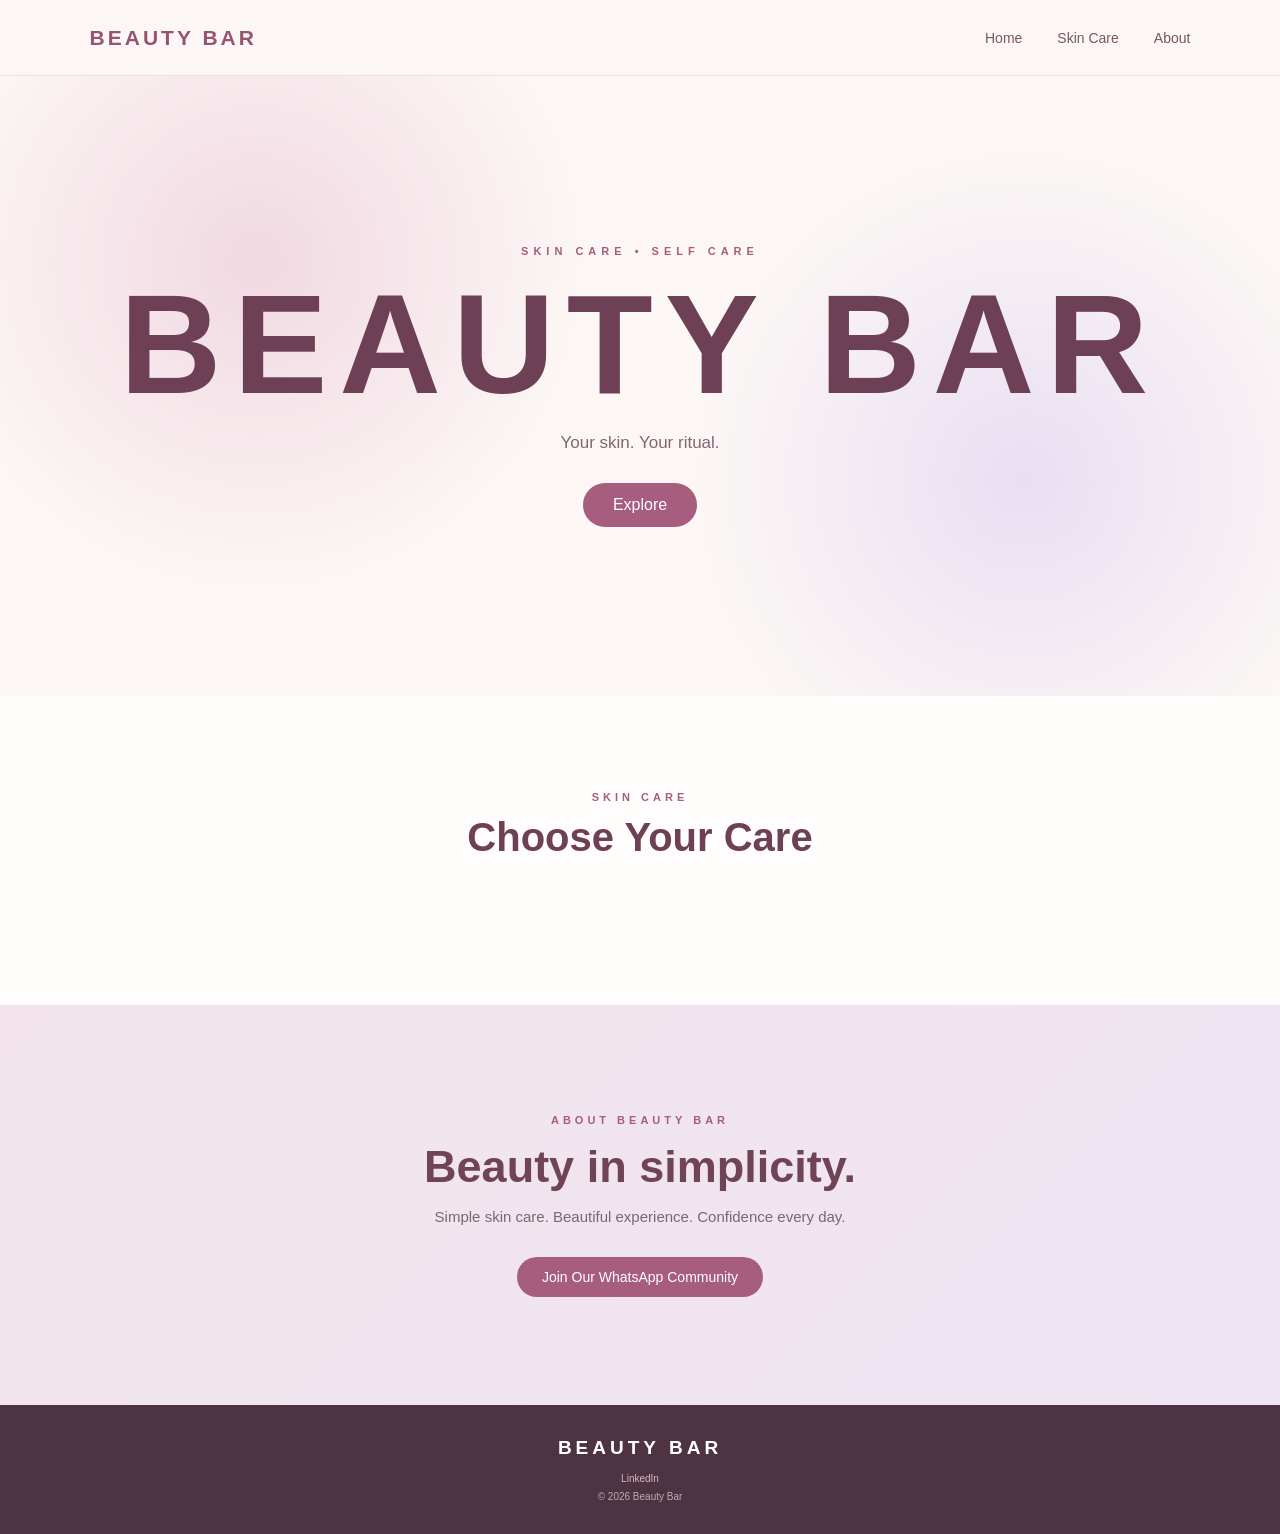
<file: frontend/index.html>
<!DOCTYPE html>
<html lang="en">

<head>

    <meta charset="UTF-8">
    <meta name="viewport" content="width=device-width, initial-scale=1.0">

    <title>Beauty Bar</title>

    <style>

        * {
            margin: 0;
            padding: 0;
            box-sizing: border-box;
        }

        html {
            scroll-behavior: smooth;
        }

        body {
            font-family: Arial, sans-serif;
            background: #fcf7f5;
            color: #5b3b4b;
        }


        /* NAVBAR */

        .navbar {
            height: 76px;
            padding: 0 7%;

            display: flex;
            align-items: center;
            justify-content: space-between;

            background: #fcf7f5;
            border-bottom: 1px solid #eadde3;

            position: sticky;
            top: 0;
            z-index: 1000;
        }

        .logo {
            font-size: 21px;
            font-weight: bold;
            letter-spacing: 3px;
            color: #965472;
        }

        .navbar nav {
            display: flex;
            gap: 35px;
        }

        .navbar nav a {
            text-decoration: none;
            color: #765867;
            font-size: 14px;
            transition: 0.3s;
        }

        .navbar nav a:hover {
            color: #b56688;
        }


        /* BRAND */

        .brand {
            min-height: 620px;

            display: flex;
            flex-direction: column;
            align-items: center;
            justify-content: center;

            text-align: center;

            padding: 60px 20px;

            background:
                radial-gradient(
                    circle at 20% 30%,
                    #f1d8e2,
                    transparent 30%
                ),

                radial-gradient(
                    circle at 80% 65%,
                    #e8dff2,
                    transparent 30%
                ),

                #fcf7f5;

            position: relative;
            overflow: hidden;
        }


        .brand p {
            color: #a65d7e;

            font-size: 11px;
            font-weight: bold;

            letter-spacing: 5px;

            margin-bottom: 25px;
        }


        .brand h1 {
            font-size: clamp(65px, 11vw, 150px);

            line-height: 0.9;

            letter-spacing: 12px;

            color: #6d4055;

            font-weight: 900;
        }


        .brand span {
            margin-top: 25px;

            font-size: 17px;

            color: #806673;
        }


        .main-button {
            margin-top: 30px;

            text-decoration: none;

            background: #a65d7e;

            color: white;

            padding: 13px 30px;

            border-radius: 30px;

            transition: 0.3s;
        }


        .main-button:hover {
            transform: translateY(-4px);

            background: #914d6d;
        }


        /* SERVICES */

        .services {
            padding: 95px 7%;

            background: #fffdfb;
        }


        .section-title {
            text-align: center;

            color: #a65d7e;

            font-size: 11px;

            font-weight: bold;

            letter-spacing: 4px;
        }


        .services h2 {
            text-align: center;

            font-size: 40px;

            color: #6d4055;

            margin: 12px 0 50px;
        }


        .services-grid {
            max-width: 1050px;

            margin: auto;

            display: grid;

            grid-template-columns:
                repeat(3, 1fr);

            gap: 22px;
        }


        /* SERVICE CARDS */

        .service-card {
            min-height: 220px;

            padding: 30px;

            border-radius: 28px;

            display: flex;

            flex-direction: column;

            align-items: center;

            justify-content: center;

            text-align: center;

            box-shadow:
                0 10px 30px
                rgba(90, 55, 75, 0.10);

            cursor: pointer;

            transition:
                transform 0.35s ease,
                box-shadow 0.35s ease;
        }


        .service-card:hover {
            transform: translateY(-10px);

            box-shadow:
                0 20px 40px
                rgba(90, 55, 75, 0.18);
        }


        .service-card:nth-child(1) {
            background: #f8d9e5;
        }


        .service-card:nth-child(2) {
            background: #e9def6;
        }


        .service-card:nth-child(3) {
            background: #dff0eb;
        }


        .service-card:nth-child(4) {
            background: #faefcf;
        }


        .service-card:nth-child(5) {
            background: #deedf8;
        }


        .service-icon {
            font-size: 38px;

            margin-bottom: 12px;
        }


        .service-card h3 {
            color: #71465a;

            font-size: 21px;

            margin-bottom: 7px;
        }


        .service-card p {
            color: #816b75;

            font-size: 13px;
        }


        /* ABOUT */

        .about {
            min-height: 400px;

            display: flex;

            flex-direction: column;

            align-items: center;

            justify-content: center;

            text-align: center;

            padding: 60px 20px;

            background:
                linear-gradient(
                    135deg,
                    #f2e4ea,
                    #eee5f4
                );
        }


        .about h2 {
            font-size: 45px;

            color: #704355;

            margin-top: 15px;

            margin-bottom: 15px;
        }


        .about p.description {
            max-width: 550px;

            color: #7b6671;

            font-size: 15px;

            margin-bottom: 20px;
        }


        /* WHATSAPP */

        .whatsapp-button {
            display: inline-block;

            margin-top: 12px;

            padding: 12px 25px;

            border-radius: 30px;

            background: #a65d7e;

            color: white;

            text-decoration: none;

            font-size: 14px;

            transition: 0.3s;
        }


        .whatsapp-button:hover {
            background: #914d6d;

            transform: translateY(-3px);
        }


        /* FOOTER */

        footer {
            padding: 32px 20px;

            text-align: center;

            background: #4e3442;

            color: white;
        }


        .footer-brand {
            font-size: 19px;

            font-weight: bold;

            letter-spacing: 4px;

            margin-bottom: 9px;
        }


        .linkedin-link {
            display: inline-block;

            color: #d9b8c7;

            text-decoration: none;

            font-size: 10px;

            margin-bottom: 7px;

            transition: 0.3s;
        }


        .linkedin-link:hover {
            color: white;
        }


        footer p {
            color: #bdaab4;

            font-size: 10px;
        }


        /* MOBILE */

        @media (max-width: 800px) {

            .navbar nav {
                display: none;
            }


            .services-grid {
                grid-template-columns:
                    repeat(2, 1fr);
            }

        }


        @media (max-width: 550px) {

            .services-grid {
                grid-template-columns: 1fr;
            }


            .brand h1 {
                font-size: 55px;

                letter-spacing: 6px;
            }


            .about h2 {
                font-size: 35px;
            }

        }

    </style>

</head>


<body>


    <!-- NAVBAR -->

    <header class="navbar">

        <div class="logo">
            BEAUTY BAR
        </div>


        <nav>

            <a href="#home">
                Home
            </a>

            <a href="#services-section">
                Skin Care
            </a>

            <a href="#about">
                About
            </a>

        </nav>

    </header>



    <!-- BRAND -->

    <section
        class="brand"
        id="home"
    >

        <p>
            SKIN CARE • SELF CARE
        </p>


        <h1>
            BEAUTY BAR
        </h1>


        <span>
            Your skin. Your ritual.
        </span>


        <a
            href="#services-section"
            class="main-button"
        >
            Explore
        </a>

    </section>



    <!-- SERVICES -->

    <section
        class="services"
        id="services-section"
    >

        <p class="section-title">
            SKIN CARE
        </p>


        <h2>
            Choose Your Care
        </h2>


        <div
            id="services"
            class="services-grid"
        >
        </div>

    </section>



    <!-- ABOUT -->

    <section
        class="about"
        id="about"
    >

        <p class="section-title">
            ABOUT BEAUTY BAR
        </p>


        <h2>
            Beauty in simplicity.
        </h2>


        <p class="description">
            Simple skin care.
            Beautiful experience.
            Confidence every day.
        </p>


        <a
            href="https://chat.whatsapp.com/Is7nr2aMgKH1gvi6ZIf5AF?s=cl&p=a&mlu=4"
            target="_blank"
            class="whatsapp-button"
        >
            Join Our WhatsApp Community
        </a>

    </section>



    <!-- FOOTER -->

    <footer>

        <div class="footer-brand">
            BEAUTY BAR
        </div>


        <a
            href="https://www.linkedin.com/in/noha-ahmed-6ab382416"
            target="_blank"
            class="linkedin-link"
        >
            LinkedIn
        </a>


        <p>
            © 2026 Beauty Bar
        </p>

    </footer>



    <script src="js/script.js"></script>

</body>

</html>
</file>
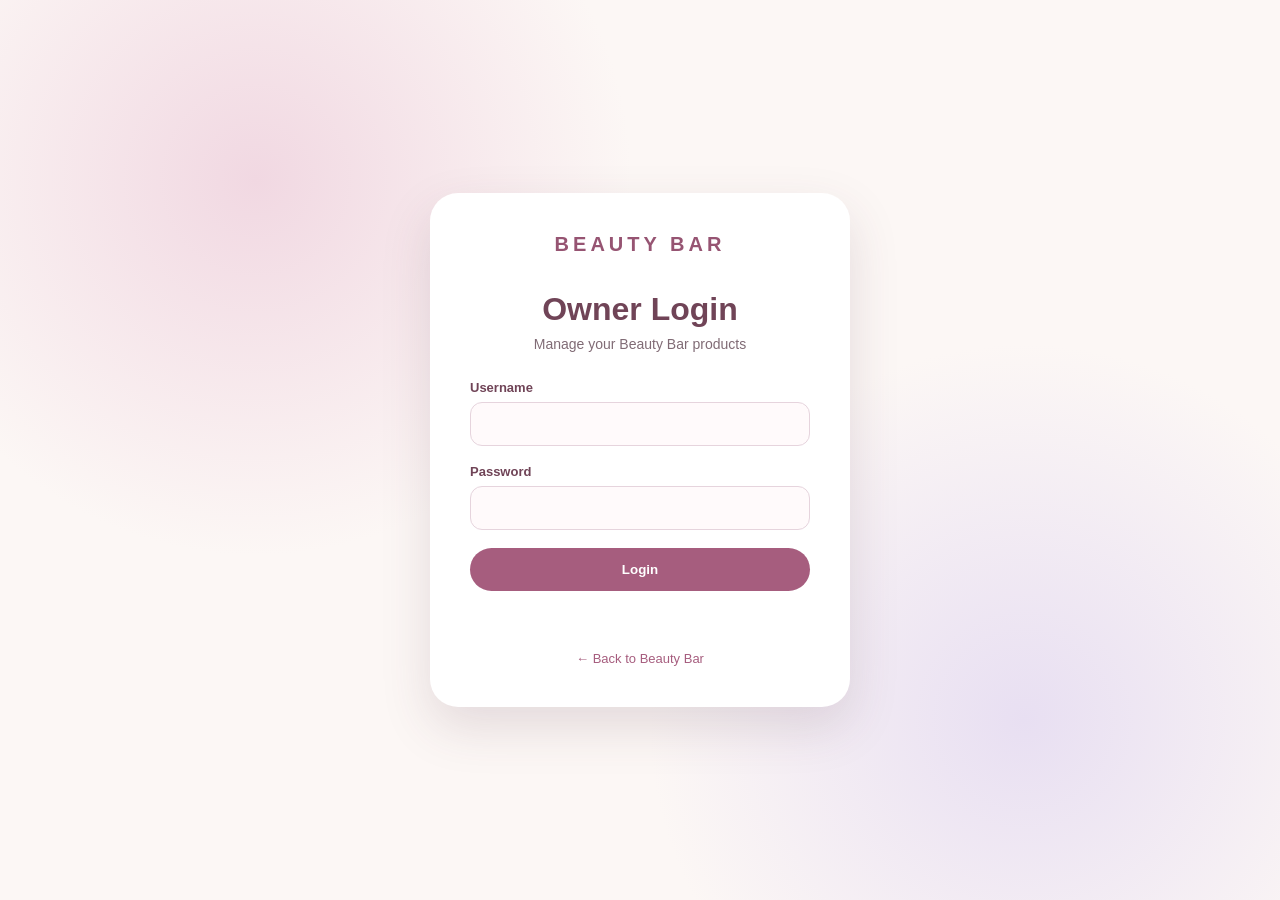
<file: frontend/admin-login.html>
<!DOCTYPE html>
<html lang="en">

<head>

    <meta charset="UTF-8">

    <meta
        name="viewport"
        content="width=device-width, initial-scale=1.0"
    >

    <title>
        Beauty Bar | Owner Login
    </title>

    <style>

        * {
            margin: 0;
            padding: 0;
            box-sizing: border-box;
        }

        body {

            min-height: 100vh;

            display: flex;

            align-items: center;

            justify-content: center;

            font-family: Arial, sans-serif;

            background:

                radial-gradient(
                    circle at 20% 20%,
                    #f1d8e2,
                    transparent 30%
                ),

                radial-gradient(
                    circle at 80% 80%,
                    #e8dff2,
                    transparent 30%
                ),

                #fcf7f5;
        }


        .login-card {

            width: min(420px, 90%);

            padding: 40px;

            background: white;

            border-radius: 28px;

            text-align: center;

            box-shadow:
                0 20px 50px
                rgba(90, 55, 75, 0.15);
        }


        .logo {

            color: #965472;

            font-size: 20px;

            font-weight: bold;

            letter-spacing: 4px;

            margin-bottom: 35px;
        }


        .login-card h1 {

            color: #704457;

            font-size: 32px;

            margin-bottom: 8px;
        }


        .login-card p {

            color: #806b75;

            font-size: 14px;

            margin-bottom: 28px;
        }


        .form-group {

            text-align: left;

            margin-bottom: 18px;
        }


        .form-group label {

            display: block;

            color: #704457;

            font-size: 13px;

            font-weight: bold;

            margin-bottom: 7px;
        }


        .form-group input {

            width: 100%;

            padding: 13px;

            border: 1px solid #e6d4dd;

            border-radius: 12px;

            outline: none;

            background: #fffafb;

            font-size: 14px;
        }


        .form-group input:focus {

            border-color: #b86f90;
        }


        .login-button {

            width: 100%;

            border: none;

            padding: 14px;

            border-radius: 25px;

            background: #a65d7e;

            color: white;

            font-weight: bold;

            cursor: pointer;

            transition: 0.3s;
        }


        .login-button:hover {

            background: #914d6d;

            transform: translateY(-2px);
        }


        .message {

            margin-top: 15px;

            min-height: 20px;

            font-size: 13px;

            font-weight: bold;
        }


        .back {

            display: inline-block;

            margin-top: 25px;

            color: #a65d7e;

            text-decoration: none;

            font-size: 13px;
        }

    </style>

</head>


<body>


<div class="login-card">

    <div class="logo">
        BEAUTY BAR
    </div>


    <h1>
        Owner Login
    </h1>


    <p>
        Manage your Beauty Bar products
    </p>


    <form id="loginForm">


        <div class="form-group">

            <label for="username">
                Username
            </label>

            <input
                type="text"
                id="username"
                required
            >

        </div>


        <div class="form-group">

            <label for="password">
                Password
            </label>

            <input
                type="password"
                id="password"
                required
            >

        </div>


        <button
            type="submit"
            class="login-button"
        >
            Login
        </button>


        <div
            id="message"
            class="message"
        ></div>


    </form>


    <a
        href="index.html"
        class="back"
    >
        ← Back to Beauty Bar
    </a>

</div>


<script>

const API_URL =
    "http://127.0.0.1:5000";


const loginForm =
    document.getElementById(
        "loginForm"
    );


const message =
    document.getElementById(
        "message"
    );


loginForm.addEventListener(
    "submit",
    async function (event) {

        event.preventDefault();


        const username =
            document.getElementById(
                "username"
            ).value;


        const password =
            document.getElementById(
                "password"
            ).value;


        try {

            const response =
                await fetch(
                    `${API_URL}/api/admin/login`,
                    {
                        method: "POST",

                        credentials: "include",

                        headers: {
                            "Content-Type":
                                "application/json"
                        },

                        body: JSON.stringify({

                            username:
                                username,

                            password:
                                password

                        })
                    }
                );


            const result =
                await response.json();


            if (!response.ok) {

                throw new Error(
                    result.error ||
                    "Login failed"
                );

            }


            window.location.href =
                "admin.html";

        }


        catch (error) {

            message.textContent =
                error.message;

            message.style.color =
                "#a65063";

        }

    }
);

</script>


</body>

</html>
</file>
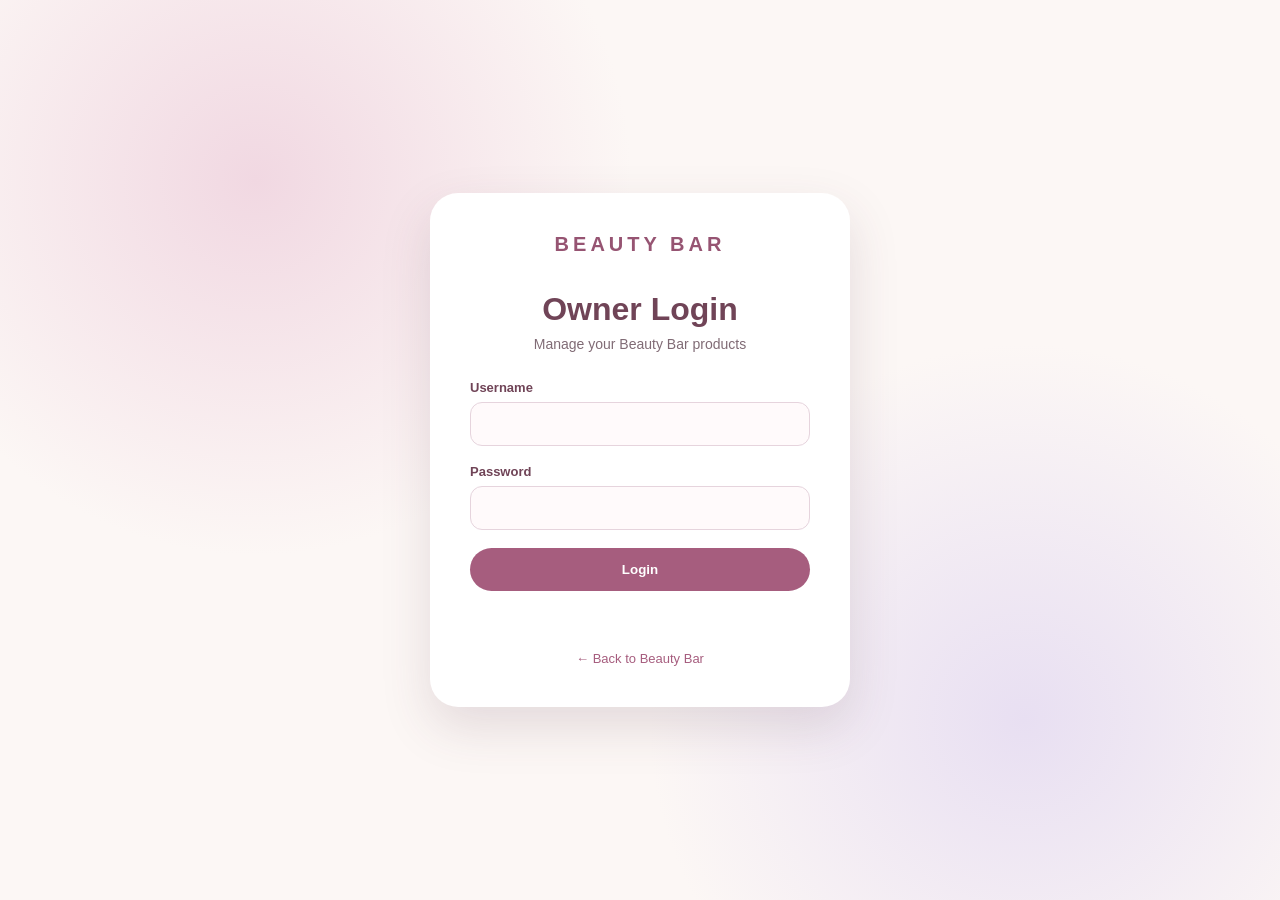
<file: frontend/admin.html>
<!DOCTYPE html>
<html lang="en">

<head>

    <meta charset="UTF-8">

    <meta
        name="viewport"
        content="width=device-width, initial-scale=1.0"
    >

    <title>
        Beauty Bar | Owner Dashboard
    </title>

    <style>

        * {
            margin: 0;
            padding: 0;
            box-sizing: border-box;
        }


        body {

            font-family: Arial, sans-serif;

            background: #fcf7f5;

            color: #5b3b4b;

            min-height: 100vh;
        }


        .admin-header {

            padding: 25px 7%;

            background: #4e3442;

            color: white;

            display: flex;

            align-items: center;

            justify-content: space-between;
        }


        .admin-logo {

            font-size: 22px;

            font-weight: bold;

            letter-spacing: 3px;
        }


        .admin-right {

            display: flex;

            align-items: center;

            gap: 15px;
        }


        .admin-label {

            font-size: 12px;

            color: #e6c9d7;

            letter-spacing: 2px;
        }


        .logout-button {

            border: none;

            padding: 8px 15px;

            border-radius: 20px;

            background: #765567;

            color: white;

            cursor: pointer;

            font-size: 11px;
        }


        .dashboard {

            max-width: 1050px;

            margin: 55px auto;

            padding: 0 25px;
        }


        .title {

            text-align: center;

            margin-bottom: 35px;
        }


        .title h1 {

            color: #704457;

            font-size: 42px;

            margin-bottom: 8px;
        }


        .title p {

            color: #856b77;
        }


        .form-card {

            max-width: 700px;

            margin: auto;

            padding: 35px;

            background: white;

            border-radius: 25px;

            box-shadow:
                0 10px 30px
                rgba(90, 55, 75, 0.10);
        }


        .form-title {

            color: #704457;

            margin-bottom: 25px;

            font-size: 22px;
        }


        .form-group {

            margin-bottom: 18px;
        }


        .form-group label {

            display: block;

            margin-bottom: 7px;

            font-size: 13px;

            font-weight: bold;

            color: #704457;
        }


        .form-group input,
        .form-group textarea,
        .form-group select {

            width: 100%;

            padding: 12px 14px;

            border: 1px solid #e6d4dd;

            border-radius: 12px;

            outline: none;

            font-family: Arial, sans-serif;

            background: #fffafb;
        }


        .form-group textarea {

            min-height: 110px;

            resize: vertical;
        }


        .image-preview {

            display: none;

            width: 170px;

            height: 170px;

            object-fit: cover;

            border-radius: 18px;

            margin-top: 12px;
        }


        .form-buttons {

            display: flex;

            gap: 10px;
        }


        .add-button {

            flex: 1;

            border: none;

            padding: 13px;

            border-radius: 25px;

            background: #a65d7e;

            color: white;

            font-weight: bold;

            cursor: pointer;
        }


        .cancel-button {

            display: none;

            padding: 13px 22px;

            border: none;

            border-radius: 25px;

            background: #ddd2d7;

            color: #705866;

            cursor: pointer;
        }


        .message {

            margin-top: 15px;

            text-align: center;

            min-height: 20px;

            font-size: 13px;

            font-weight: bold;
        }


        .products-title {

            text-align: center;

            color: #704457;

            margin: 60px 0 25px;

            font-size: 30px;
        }


        #products {

            display: grid;

            grid-template-columns:
                repeat(3, 1fr);

            gap: 20px;
        }


        .product-card {

            overflow: hidden;

            background: white;

            border-radius: 20px;

            box-shadow:
                0 8px 25px
                rgba(90, 55, 75, 0.08);
        }


        .product-image {

            width: 100%;

            height: 210px;

            object-fit: cover;

            display: block;

            background: #f5e9ee;
        }


        .no-image {

            width: 100%;

            height: 210px;

            display: flex;

            align-items: center;

            justify-content: center;

            color: #9c7d8c;

            background: #f5e9ee;
        }


        .product-content {

            padding: 20px;
        }


        .product-content h3 {

            color: #704457;

            margin-bottom: 7px;
        }


        .price {

            color: #a65d7e;

            font-weight: bold;

            margin-bottom: 7px;
        }


        .category {

            font-size: 12px;

            color: #8b7180;

            margin-bottom: 8px;
        }


        .description {

            font-size: 13px;

            color: #806b75;

            margin-bottom: 12px;
        }


        .stock-status {

            display: inline-block;

            padding: 5px 10px;

            border-radius: 20px;

            font-size: 10px;

            font-weight: bold;

            margin-bottom: 12px;
        }


        .available {

            background: #e3f3e7;

            color: #4d8a5d;
        }


        .out-of-stock {

            background: #f7e1e5;

            color: #a95063;
        }


        .actions {

            display: grid;

            grid-template-columns:
                1fr 1fr;

            gap: 8px;
        }


        .edit-button,
        .delete-button,
        .stock-button {

            border: none;

            padding: 9px;

            border-radius: 18px;

            cursor: pointer;

            font-size: 11px;

            font-weight: bold;
        }


        .edit-button {

            background: #ede2f2;

            color: #765270;
        }


        .delete-button {

            background: #f7e1e5;

            color: #a65063;
        }


        .stock-button {

            grid-column:
                1 / -1;

            background: #e9e0e5;

            color: #705866;
        }


        @media (max-width: 800px) {

            #products {

                grid-template-columns:
                    repeat(2, 1fr);
            }

            .admin-right {

                flex-direction: column;

                gap: 5px;
            }
        }


        @media (max-width: 550px) {

            #products {

                grid-template-columns: 1fr;
            }

            .form-card {

                padding: 25px;
            }
        }

    </style>

</head>


<body>


<header class="admin-header">

    <div class="admin-logo">
        BEAUTY BAR
    </div>


    <div class="admin-right">

        <div class="admin-label">
            OWNER DASHBOARD
        </div>

        <button
            class="logout-button"
            id="logoutButton"
        >
            Logout
        </button>

    </div>

</header>


<main class="dashboard">


    <div class="title">

        <h1 id="formTitle">
            Add Product
        </h1>

        <p>
            Manage your Beauty Bar products
        </p>

    </div>


    <form
        class="form-card"
        id="productForm"
    >

        <h2 class="form-title">
            Product Information
        </h2>


        <div class="form-group">

            <label for="name">
                Product Name
            </label>

            <input
                type="text"
                id="name"
                required
            >

        </div>


        <div class="form-group">

            <label for="price">
                Price
            </label>

            <input
                type="number"
                id="price"
                min="0"
                step="0.01"
                required
            >

        </div>


        <div class="form-group">

            <label for="category">
                Category
            </label>

            <select
                id="category"
                required
            >

                <option value="">
                    Select a category
                </option>

                <option value="Facial Care">
                    Facial Care
                </option>

                <option value="Acne Care">
                    Acne Care
                </option>

                <option value="Skin Hydration">
                    Skin Hydration
                </option>

                <option value="Skin Cleansing">
                    Skin Cleansing
                </option>

                <option value="Sun Protection">
                    Sun Protection
                </option>

            </select>

        </div>


        <div class="form-group">

            <label for="stockStatus">
                Stock Status
            </label>

            <select id="stockStatus">

                <option value="Available">
                    Available
                </option>

                <option value="Out of Stock">
                    Out of Stock
                </option>

            </select>

        </div>


        <div class="form-group">

            <label for="description">
                Description
            </label>

            <textarea
                id="description"
            ></textarea>

        </div>


        <div class="form-group">

            <label for="image">
                Product Image
            </label>

            <input
                type="file"
                id="image"
                accept=".png,.jpg,.jpeg,.webp,image/png,image/jpeg,image/webp"
            >

            <img
                id="imagePreview"
                class="image-preview"
                alt="Product preview"
            >

        </div>


        <div class="form-buttons">

            <button
                type="submit"
                class="add-button"
                id="submitButton"
            >
                Add Product
            </button>


            <button
                type="button"
                class="cancel-button"
                id="cancelButton"
            >
                Cancel Edit
            </button>

        </div>


        <div
            id="message"
            class="message"
        ></div>

    </form>


    <h2 class="products-title">
        Current Products
    </h2>


    <div id="products"></div>


</main>


<script>

const API_URL =
    "http://127.0.0.1:5000";


const productForm =
    document.getElementById(
        "productForm"
    );


const productsContainer =
    document.getElementById(
        "products"
    );


const message =
    document.getElementById(
        "message"
    );


const imageInput =
    document.getElementById(
        "image"
    );


const imagePreview =
    document.getElementById(
        "imagePreview"
    );


const formTitle =
    document.getElementById(
        "formTitle"
    );


const submitButton =
    document.getElementById(
        "submitButton"
    );


const cancelButton =
    document.getElementById(
        "cancelButton"
    );


const logoutButton =
    document.getElementById(
        "logoutButton"
    );


let editingProductId = null;


/* =========================
   CHECK LOGIN
========================= */

async function checkLogin() {

    try {

        const response =
            await fetch(
                `${API_URL}/api/admin/me`,
                {
                    credentials:
                        "include"
                }
            );


        const data =
            await response.json();


        if (!data.logged_in) {

            window.location.href =
                "admin-login.html";

            return false;
        }


        return true;

    }

    catch (error) {

        window.location.href =
            "admin-login.html";

        return false;

    }

}


/* =========================
   IMAGE PREVIEW
========================= */

imageInput.addEventListener(
    "change",
    function () {

        const file =
            imageInput.files[0];


        if (!file) {

            imagePreview.style.display =
                "none";

            return;
        }


        imagePreview.src =
            URL.createObjectURL(file);


        imagePreview.style.display =
            "block";

    }
);


/* =========================
   LOAD PRODUCTS
========================= */

async function loadProducts() {

    try {

        const response =
            await fetch(
                `${API_URL}/api/products`
            );


        const products =
            await response.json();


        productsContainer.innerHTML =
            "";


        if (products.length === 0) {

            productsContainer.innerHTML = `
                <p style="
                    text-align:center;
                    grid-column:1/-1;
                    color:#806b75;
                ">
                    No products yet.
                </p>
            `;

            return;
        }


        products.forEach(
            function (product) {

                const card =
                    document.createElement(
                        "div"
                    );


                card.className =
                    "product-card";


                const isAvailable =
                    product.stock_status ===
                    "Available";


                const imageHTML =
                    product.image
                    ?
                    `
                        <img
                            src="${product.image}"
                            class="product-image"
                            alt="${product.name}"
                        >
                    `
                    :
                    `
                        <div class="no-image">
                            No Image
                        </div>
                    `;


                card.innerHTML = `

                    ${imageHTML}

                    <div class="product-content">

                        <h3>
                            ${product.name}
                        </h3>

                        <div class="price">
                            ${product.price} EGP
                        </div>

                        <div class="category">
                            ${product.category}
                        </div>

                        <div class="description">
                            ${product.description || ""}
                        </div>

                        <span
                            class="
                                stock-status
                                ${
                                    isAvailable
                                    ? "available"
                                    : "out-of-stock"
                                }
                            "
                        >
                            ${
                                isAvailable
                                ? "Available"
                                : "Out of Stock"
                            }
                        </span>

                        <div class="actions">

                            <button
                                class="edit-button"
                            >
                                Edit
                            </button>

                            <button
                                class="delete-button"
                            >
                                Delete
                            </button>

                            <button
                                class="stock-button"
                            >
                                ${
                                    isAvailable
                                    ? "Mark Out of Stock"
                                    : "Mark Available"
                                }
                            </button>

                        </div>

                    </div>
                `;


                card
                    .querySelector(
                        ".edit-button"
                    )
                    .addEventListener(
                        "click",
                        function () {

                            startEdit(
                                product
                            );

                        }
                    );


                card
                    .querySelector(
                        ".delete-button"
                    )
                    .addEventListener(
                        "click",
                        function () {

                            deleteProduct(
                                product.id
                            );

                        }
                    );


                card
                    .querySelector(
                        ".stock-button"
                    )
                    .addEventListener(
                        "click",
                        function () {

                            changeStock(
                                product.id,
                                isAvailable
                                ? "Out of Stock"
                                : "Available"
                            );

                        }
                    );


                productsContainer.appendChild(
                    card
                );

            }
        );

    }

    catch (error) {

        console.error(error);

    }

}


/* =========================
   START EDIT
========================= */

function startEdit(product) {

    editingProductId =
        product.id;


    formTitle.textContent =
        "Edit Product";


    submitButton.textContent =
        "Save Changes";


    cancelButton.style.display =
        "block";


    document.getElementById(
        "name"
    ).value =
        product.name;


    document.getElementById(
        "price"
    ).value =
        product.price;


    document.getElementById(
        "category"
    ).value =
        product.category;


    document.getElementById(
        "stockStatus"
    ).value =
        product.stock_status;


    document.getElementById(
        "description"
    ).value =
        product.description || "";


    imageInput.value =
        "";


    if (product.image) {

        imagePreview.src =
            product.image;

        imagePreview.style.display =
            "block";

    }


    window.scrollTo({
        top: 0,
        behavior: "smooth"
    });

}


/* =========================
   CANCEL EDIT
========================= */

cancelButton.addEventListener(
    "click",
    function () {

        resetForm();

    }
);


function resetForm() {

    editingProductId =
        null;


    productForm.reset();


    formTitle.textContent =
        "Add Product";


    submitButton.textContent =
        "Add Product";


    cancelButton.style.display =
        "none";


    imagePreview.src =
        "";

    imagePreview.style.display =
        "none";


    message.textContent =
        "";

}


/* =========================
   ADD / EDIT PRODUCT
========================= */

productForm.addEventListener(
    "submit",
    async function (event) {

        event.preventDefault();


        const formData =
            new FormData();


        formData.append(
            "name",
            document.getElementById(
                "name"
            ).value
        );


        formData.append(
            "price",
            document.getElementById(
                "price"
            ).value
        );


        formData.append(
            "category",
            document.getElementById(
                "category"
            ).value
        );


        formData.append(
            "stock_status",
            document.getElementById(
                "stockStatus"
            ).value
        );


        formData.append(
            "description",
            document.getElementById(
                "description"
            ).value
        );


        const file =
            imageInput.files[0];


        if (file) {

            formData.append(
                "image",
                file
            );

        }


        const isEditing =
            editingProductId !== null;


        const url =
            isEditing
            ?
            `${API_URL}/api/products/${editingProductId}`
            :
            `${API_URL}/api/products`;


        try {

            const response =
                await fetch(
                    url,
                    {
                        method:
                            isEditing
                            ? "PUT"
                            : "POST",

                        credentials:
                            "include",

                        body:
                            formData
                    }
                );


            const result =
                await response.json();


            if (!response.ok) {

                throw new Error(
                    result.error ||
                    "Operation failed"
                );

            }


            message.textContent =
                isEditing
                ?
                "Product updated successfully!"
                :
                "Product added successfully!";


            message.style.color =
                "#6b9875";


            resetForm();


            loadProducts();

        }

        catch (error) {

            message.textContent =
                error.message;

            message.style.color =
                "#a65063";

        }

    }
);


/* =========================
   DELETE PRODUCT
========================= */

async function deleteProduct(
    productId
) {

    const confirmed =
        confirm(
            "Are you sure you want to delete this product?"
        );


    if (!confirmed) {
        return;
    }


    try {

        const response =
            await fetch(
                `${API_URL}/api/products/${productId}`,
                {
                    method: "DELETE",

                    credentials:
                        "include"
                }
            );


        const result =
            await response.json();


        if (!response.ok) {

            throw new Error(
                result.error ||
                "Could not delete product"
            );

        }


        loadProducts();

    }

    catch (error) {

        alert(
            error.message
        );

    }

}


/* =========================
   CHANGE STOCK
========================= */

async function changeStock(
    productId,
    newStatus
) {

    try {

        const response =
            await fetch(
                `${API_URL}/api/products/${productId}/stock`,
                {
                    method: "PUT",

                    credentials:
                        "include",

                    headers: {
                        "Content-Type":
                            "application/json"
                    },

                    body:
                        JSON.stringify({
                            stock_status:
                                newStatus
                        })
                }
            );


        const result =
            await response.json();


        if (!response.ok) {

            throw new Error(
                result.error ||
                "Could not update stock"
            );

        }


        loadProducts();

    }

    catch (error) {

        alert(
            error.message
        );

    }

}


/* =========================
   LOGOUT
========================= */

logoutButton.addEventListener(
    "click",
    async function () {

        await fetch(
            `${API_URL}/api/admin/logout`,
            {
                method: "POST",

                credentials:
                    "include"
            }
        );


        window.location.href =
            "admin-login.html";

    }
);


/* =========================
   START
========================= */

(async function () {

    const loggedIn =
        await checkLogin();


    if (loggedIn) {

        loadProducts();

    }

})();

</script>


</body>

</html>
</file>
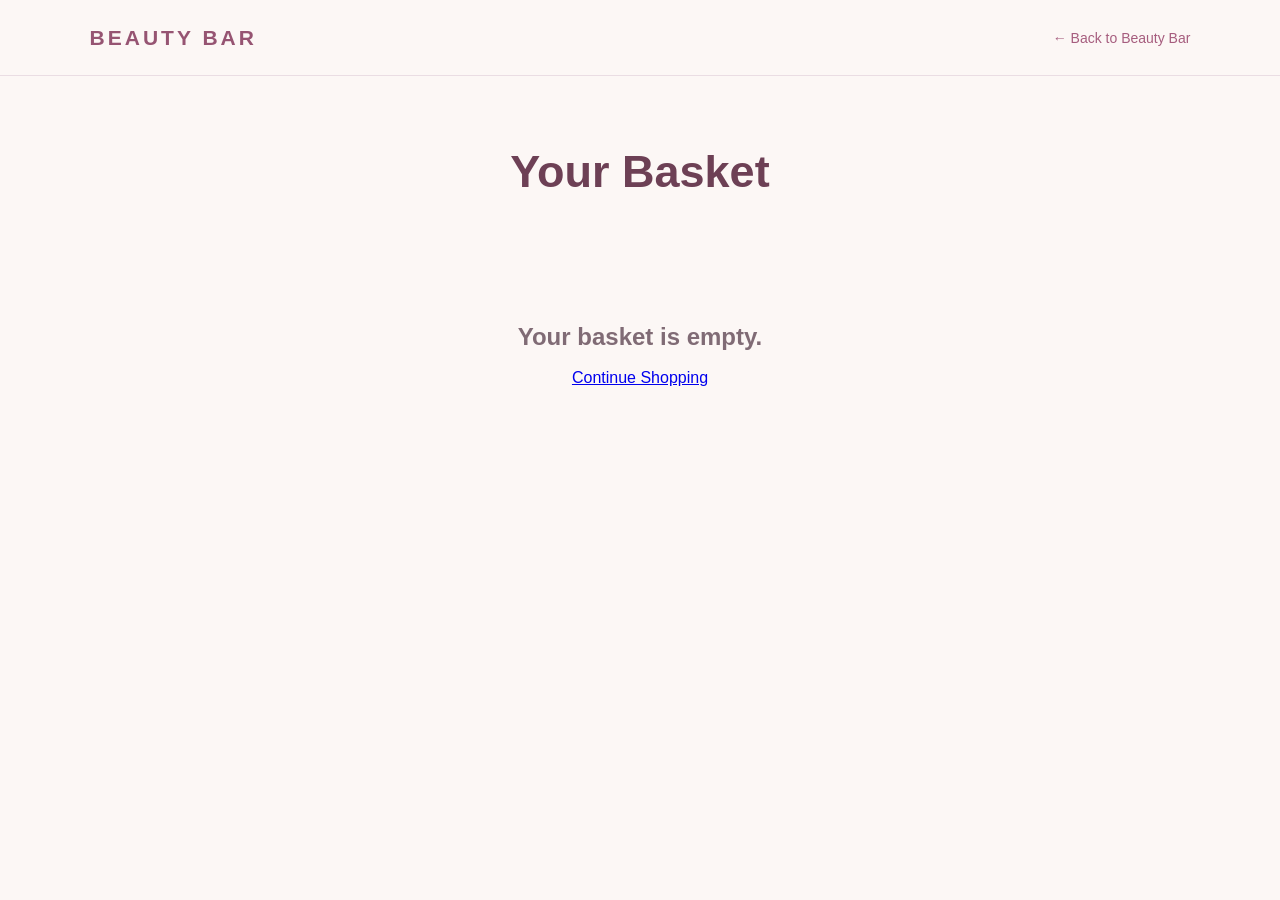
<file: frontend/basket.html>
<!DOCTYPE html>
<html lang="en">

<head>

    <meta charset="UTF-8">

    <meta
        name="viewport"
        content="width=device-width, initial-scale=1.0"
    >

    <title>Beauty Bar | Basket</title>

    <style>

        * {
            margin: 0;
            padding: 0;
            box-sizing: border-box;
        }

        body {
            font-family: Arial, sans-serif;
            background: #fcf7f5;
            color: #5b3b4b;
        }

        .navbar {
            height: 76px;
            padding: 0 7%;

            display: flex;
            align-items: center;
            justify-content: space-between;

            background: #fcf7f5;

            border-bottom: 1px solid #eadde3;
        }

        .logo {
            color: #965472;
            font-size: 21px;
            font-weight: bold;
            letter-spacing: 3px;
        }

        .back-link {
            text-decoration: none;
            color: #a65d7e;
            font-size: 14px;
        }

        .basket-page {
            max-width: 1000px;
            margin: 70px auto;
            padding: 0 25px;
        }

        h1 {
            color: #6d4055;
            text-align: center;
            font-size: 45px;
            margin-bottom: 45px;
        }

        .basket-item {
            display: grid;
            grid-template-columns: 110px 1fr auto;
            gap: 20px;
            align-items: center;

            background: white;

            padding: 18px;

            margin-bottom: 15px;

            border-radius: 20px;

            box-shadow:
                0 8px 25px
                rgba(90, 55, 75, 0.08);
        }

        .basket-image {
            width: 110px;
            height: 110px;
            object-fit: cover;
            border-radius: 15px;
            background: #f3e5eb;
        }

        .basket-item h3 {
            color: #704457;
            margin-bottom: 6px;
        }

        .basket-item p {
            color: #806b75;
            font-size: 13px;
        }

        .quantity {
            margin-top: 10px;
            color: #9b6f84;
            font-size: 13px;
        }

        .item-price {
            color: #a65d7e;
            font-weight: bold;
            text-align: right;
        }

        .remove-button {
            border: none;
            background: transparent;
            color: #a65063;
            cursor: pointer;
            margin-top: 8px;
            font-size: 12px;
        }

        .summary {
            margin-top: 30px;

            background:
                linear-gradient(
                    135deg,
                    #f2e4ea,
                    #eee5f4
                );

            border-radius: 25px;

            padding: 30px;

            text-align: right;
        }

        .summary h2 {
            color: #704457;
            margin-bottom: 15px;
        }

        .total {
            font-size: 22px;
            font-weight: bold;
            color: #a65d7e;
            margin-bottom: 20px;
        }

        .checkout-button {
            border: none;
            padding: 13px 28px;
            border-radius: 25px;

            background: #a65d7e;
            color: white;

            cursor: pointer;
        }

        .empty {
            text-align: center;
            padding: 80px 20px;
            color: #806b75;
        }

        @media (max-width: 650px) {

            .basket-item {
                grid-template-columns: 80px 1fr;
            }

            .basket-image {
                width: 80px;
                height: 80px;
            }

            .item-price {
                grid-column: 2;
                text-align: left;
            }

            .summary {
                text-align: center;
            }
        }

    </style>

</head>


<body>


<header class="navbar">

    <div class="logo">
        BEAUTY BAR
    </div>

    <a
        href="index.html"
        class="back-link"
    >
        ← Back to Beauty Bar
    </a>

</header>


<main class="basket-page">

    <h1>
        Your Basket
    </h1>

    <div id="basket"></div>

</main>


<script>

function loadBasket() {

    const basket =
        JSON.parse(
            localStorage.getItem(
                "beautyBarBasket"
            )
        ) || [];


    const container =
        document.getElementById(
            "basket"
        );


    container.innerHTML = "";


    if (basket.length === 0) {

        container.innerHTML = `
            <div class="empty">
                <h2>Your basket is empty.</h2>
                <br>
                <a href="index.html">
                    Continue Shopping
                </a>
            </div>
        `;

        return;

    }


    let total = 0;


    basket.forEach(
        function (item, index) {

            const itemTotal =
                item.price * item.quantity;


            total += itemTotal;


            const element =
                document.createElement(
                    "div"
                );


            element.className =
                "basket-item";


            const imageHTML =
                item.image
                ?
                `
                    <img
                        src="${item.image}"
                        class="basket-image"
                        alt="${item.name}"
                    >
                `
                :
                `
                    <div class="basket-image"></div>
                `;


            element.innerHTML = `

                ${imageHTML}

                <div>

                    <h3>
                        ${item.name}
                    </h3>

                    <p>
                        ${item.category}
                    </p>

                    <div class="quantity">
                        Quantity: ${item.quantity}
                    </div>

                    <button
                        class="remove-button"
                    >
                        Remove
                    </button>

                </div>

                <div class="item-price">
                    ${itemTotal} EGP
                </div>

            `;


            element
                .querySelector(
                    ".remove-button"
                )
                .addEventListener(
                    "click",
                    function () {

                        basket.splice(
                            index,
                            1
                        );


                        localStorage.setItem(
                            "beautyBarBasket",
                            JSON.stringify(
                                basket
                            )
                        );


                        loadBasket();

                    }
                );


            container.appendChild(
                element
            );

        }
    );


    const summary =
        document.createElement(
            "div"
        );


    summary.className =
        "summary";


    summary.innerHTML = `

        <h2>
            Order Summary
        </h2>

        <div class="total">
            Total: ${total} EGP
        </div>

        <button
            class="checkout-button"
        >
            Checkout
        </button>

    `;


    summary
        .querySelector(
            ".checkout-button"
        )
        .addEventListener(
            "click",
            function () {

                alert(
                    "Checkout will be available soon."
                );

            }
        );


    container.appendChild(
        summary
    );

}


loadBasket();

</script>


</body>

</html>
</file>
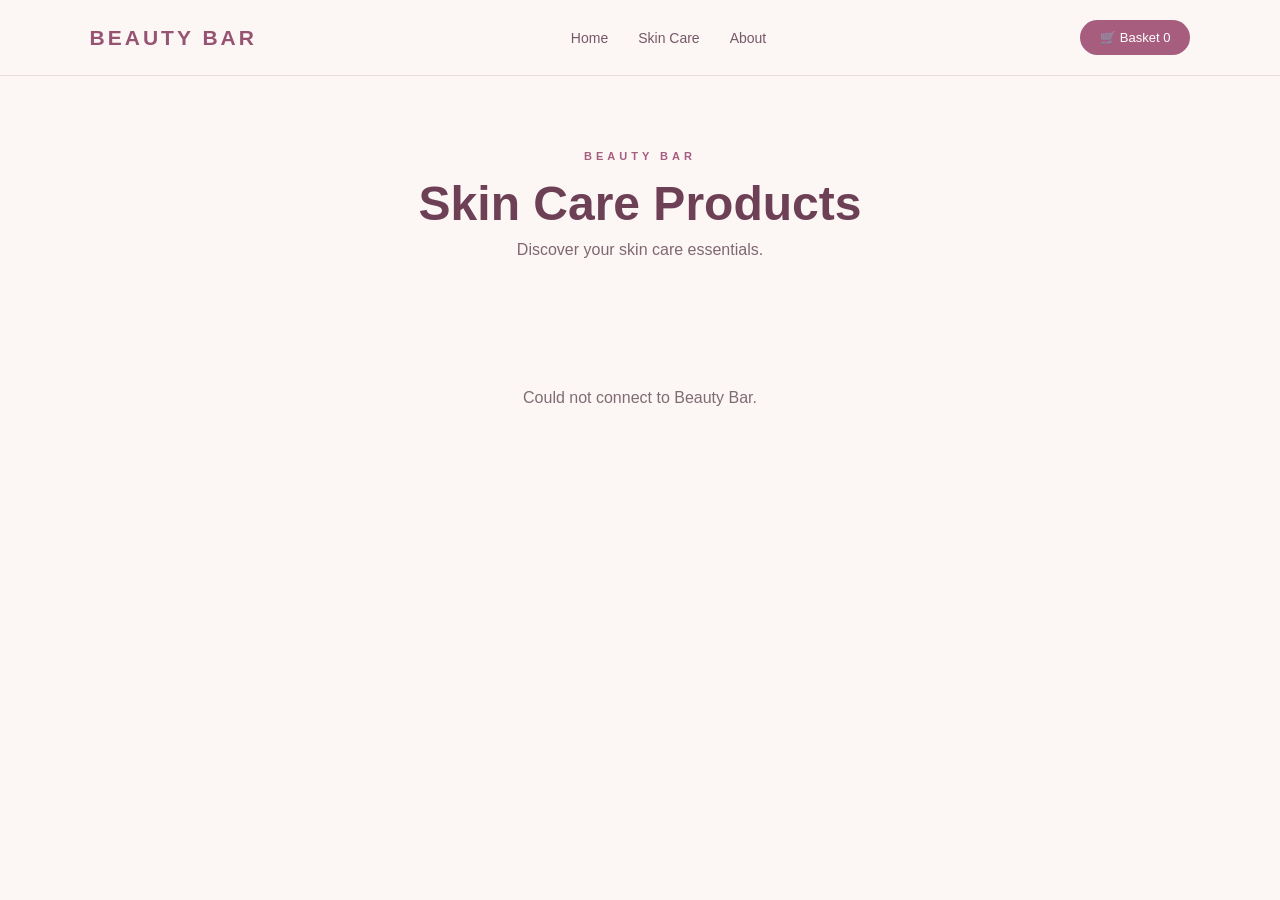
<file: frontend/products.html>
<!DOCTYPE html>
<html lang="en">

<head>

    <meta charset="UTF-8">

    <meta name="viewport" content="width=device-width, initial-scale=1.0">

    <title>Beauty Bar | Products</title>

    <style>

        * {
            margin: 0;
            padding: 0;
            box-sizing: border-box;
        }

        body {
            font-family: Arial, sans-serif;
            background: #fcf7f5;
            color: #5b3b4b;
        }

        .navbar {
            height: 76px;
            padding: 0 7%;

            display: flex;
            align-items: center;
            justify-content: space-between;

            background: #fcf7f5;

            border-bottom: 1px solid #eadde3;
        }

        .logo {
            color: #965472;
            font-size: 21px;
            font-weight: bold;
            letter-spacing: 3px;
        }

        .nav-links {
            display: flex;
            gap: 30px;
        }

        .nav-links a {
            text-decoration: none;
            color: #765867;
            font-size: 14px;
        }

        .basket-link {
            text-decoration: none;
            color: white;
            background: #a65d7e;
            padding: 10px 20px;
            border-radius: 25px;
            font-size: 13px;
        }

        .page-header {
            text-align: center;
            padding: 70px 20px 40px;
        }

        .page-header span {
            color: #a65d7e;
            font-size: 11px;
            font-weight: bold;
            letter-spacing: 4px;
        }

        .page-header h1 {
            color: #6d4055;
            font-size: 48px;
            margin-top: 12px;
        }

        .page-header p {
            color: #806673;
            margin-top: 10px;
        }

        .products-grid {
            max-width: 1100px;
            margin: 0 auto;
            padding: 20px 25px 90px;

            display: grid;
            grid-template-columns: repeat(3, 1fr);
            gap: 25px;
        }

        .product-card {
            background: white;
            border-radius: 25px;
            overflow: hidden;

            box-shadow:
                0 10px 30px rgba(90, 55, 75, 0.10);

            transition: 0.3s ease;
        }

        .product-card:hover {
            transform: translateY(-8px);
        }

        .product-image {
            width: 100%;
            height: 260px;
            object-fit: cover;
            display: block;
            background: #f4e8ed;
        }

        .no-image {
            width: 100%;
            height: 260px;

            display: flex;
            align-items: center;
            justify-content: center;

            color: #9b7d8a;
            background: #f4e8ed;
        }

        .product-info {
            padding: 22px;
        }

        .product-info h3 {
            color: #704457;
            font-size: 21px;
            margin-bottom: 8px;
        }

        .category {
            color: #9b6f84;
            font-size: 12px;
            margin-bottom: 10px;
        }

        .description {
            color: #806b75;
            font-size: 13px;
            min-height: 42px;
        }

        .price {
            margin: 15px 0;
            color: #a65d7e;
            font-size: 18px;
            font-weight: bold;
        }

        .stock {
            display: inline-block;
            padding: 6px 12px;
            border-radius: 20px;
            font-size: 11px;
            font-weight: bold;
            margin-bottom: 14px;
        }

        .available {
            color: #4d875c;
            background: #e5f3e8;
        }

        .sold-out {
            color: #a65063;
            background: #f7e1e5;
        }

        .cart-button {
            width: 100%;
            padding: 12px;

            border: none;
            border-radius: 25px;

            background: #a65d7e;
            color: white;

            cursor: pointer;
            font-weight: bold;

            transition: 0.3s;
        }

        .cart-button:hover {
            background: #914d6d;
        }

        .disabled-button {
            width: 100%;
            padding: 12px;

            border: none;
            border-radius: 25px;

            background: #ddd2d7;
            color: #806f78;

            cursor: not-allowed;
        }

        .empty {
            grid-column: 1 / -1;
            text-align: center;
            padding: 70px;
            color: #806b75;
        }

        @media (max-width: 800px) {

            .nav-links {
                display: none;
            }

            .products-grid {
                grid-template-columns: repeat(2, 1fr);
            }
        }

        @media (max-width: 550px) {

            .products-grid {
                grid-template-columns: 1fr;
            }

            .page-header h1 {
                font-size: 38px;
            }
        }

    </style>

</head>


<body>


<header class="navbar">

    <div class="logo">
        BEAUTY BAR
    </div>

    <div class="nav-links">

        <a href="index.html">
            Home
        </a>

        <a href="index.html#services-section">
            Skin Care
        </a>

        <a href="index.html#about">
            About
        </a>

    </div>

    <a href="basket.html" class="basket-link">
        🛒 Basket <span id="basketCount">0</span>
    </a>

</header>


<section class="page-header">

    <span>
        BEAUTY BAR
    </span>

    <h1 id="pageTitle">
        Skin Care Products
    </h1>

    <p>
        Discover your skin care essentials.
    </p>

</section>


<div
    id="products"
    class="products-grid"
></div>


<script>

const API_URL =
    "http://127.0.0.1:5000";


const params =
    new URLSearchParams(
        window.location.search
    );


const selectedCategory =
    params.get("category");


const pageTitle =
    document.getElementById("pageTitle");


if (selectedCategory) {

    pageTitle.textContent =
        selectedCategory;

}


function updateBasketCount() {

    const basket =
        JSON.parse(
            localStorage.getItem("beautyBarBasket")
        ) || [];

    const count =
        basket.reduce(
            function (total, item) {
                return total + item.quantity;
            },
            0
        );

    document.getElementById(
        "basketCount"
    ).textContent = count;
}


function addToBasket(product) {

    const basket =
        JSON.parse(
            localStorage.getItem("beautyBarBasket")
        ) || [];


    const existing =
        basket.find(
            function (item) {
                return item.id === product.id;
            }
        );


    if (existing) {

        existing.quantity += 1;

    } else {

        basket.push({
            id: product.id,
            name: product.name,
            price: product.price,
            image: product.image,
            category: product.category,
            quantity: 1
        });

    }


    localStorage.setItem(
        "beautyBarBasket",
        JSON.stringify(basket)
    );


    updateBasketCount();

}


async function loadProducts() {

    try {

        const response =
            await fetch(
                `${API_URL}/api/products`
            );


        if (!response.ok) {
            throw new Error(
                "Could not load products"
            );
        }


        const products =
            await response.json();


        const container =
            document.getElementById(
                "products"
            );


        const filteredProducts =
            selectedCategory
            ? products.filter(
                function (product) {
                    return product.category === selectedCategory;
                }
            )
            : products;


        container.innerHTML = "";


        if (filteredProducts.length === 0) {

            container.innerHTML = `
                <div class="empty">
                    No products available in this category yet.
                </div>
            `;

            return;
        }


        filteredProducts.forEach(
            function (product) {

                const card =
                    document.createElement("div");

                card.className =
                    "product-card";


                let imageHTML;


                if (product.image) {

                    imageHTML = `
                        <img
                            src="${product.image}"
                            class="product-image"
                            alt="${product.name}"
                        >
                    `;

                } else {

                    imageHTML = `
                        <div class="no-image">
                            No Image
                        </div>
                    `;

                }


                const isAvailable =
                    product.stock_status === "Available";


                card.innerHTML = `

                    ${imageHTML}

                    <div class="product-info">

                        <h3>
                            ${product.name}
                        </h3>

                        <div class="category">
                            ${product.category}
                        </div>

                        <div class="description">
                            ${product.description || ""}
                        </div>

                        <div class="price">
                            ${product.price} EGP
                        </div>

                        ${
                            isAvailable
                            ?
                            `
                                <span class="stock available">
                                    Available
                                </span>

                                <button
                                    class="cart-button"
                                >
                                    Add to Cart
                                </button>
                            `
                            :
                            `
                                <span class="stock sold-out">
                                    Out of Stock
                                </span>

                                <button
                                    class="disabled-button"
                                    disabled
                                >
                                    Out of Stock
                                </button>
                            `
                        }

                    </div>

                `;


                if (isAvailable) {

                    card
                        .querySelector(
                            ".cart-button"
                        )
                        .addEventListener(
                            "click",
                            function () {

                                addToBasket(
                                    product
                                );

                                this.textContent =
                                    "Added ✓";

                                setTimeout(
                                    () => {
                                        this.textContent =
                                            "Add to Cart";
                                    },
                                    1000
                                );

                            }
                        );

                }


                container.appendChild(
                    card
                );

            }
        );

    }

    catch (error) {

        console.error(
            error
        );

        document.getElementById(
            "products"
        ).innerHTML = `
            <div class="empty">
                Could not connect to Beauty Bar.
            </div>
        `;

    }

}


updateBasketCount();

loadProducts();

</script>


</body>

</html>
</file>
